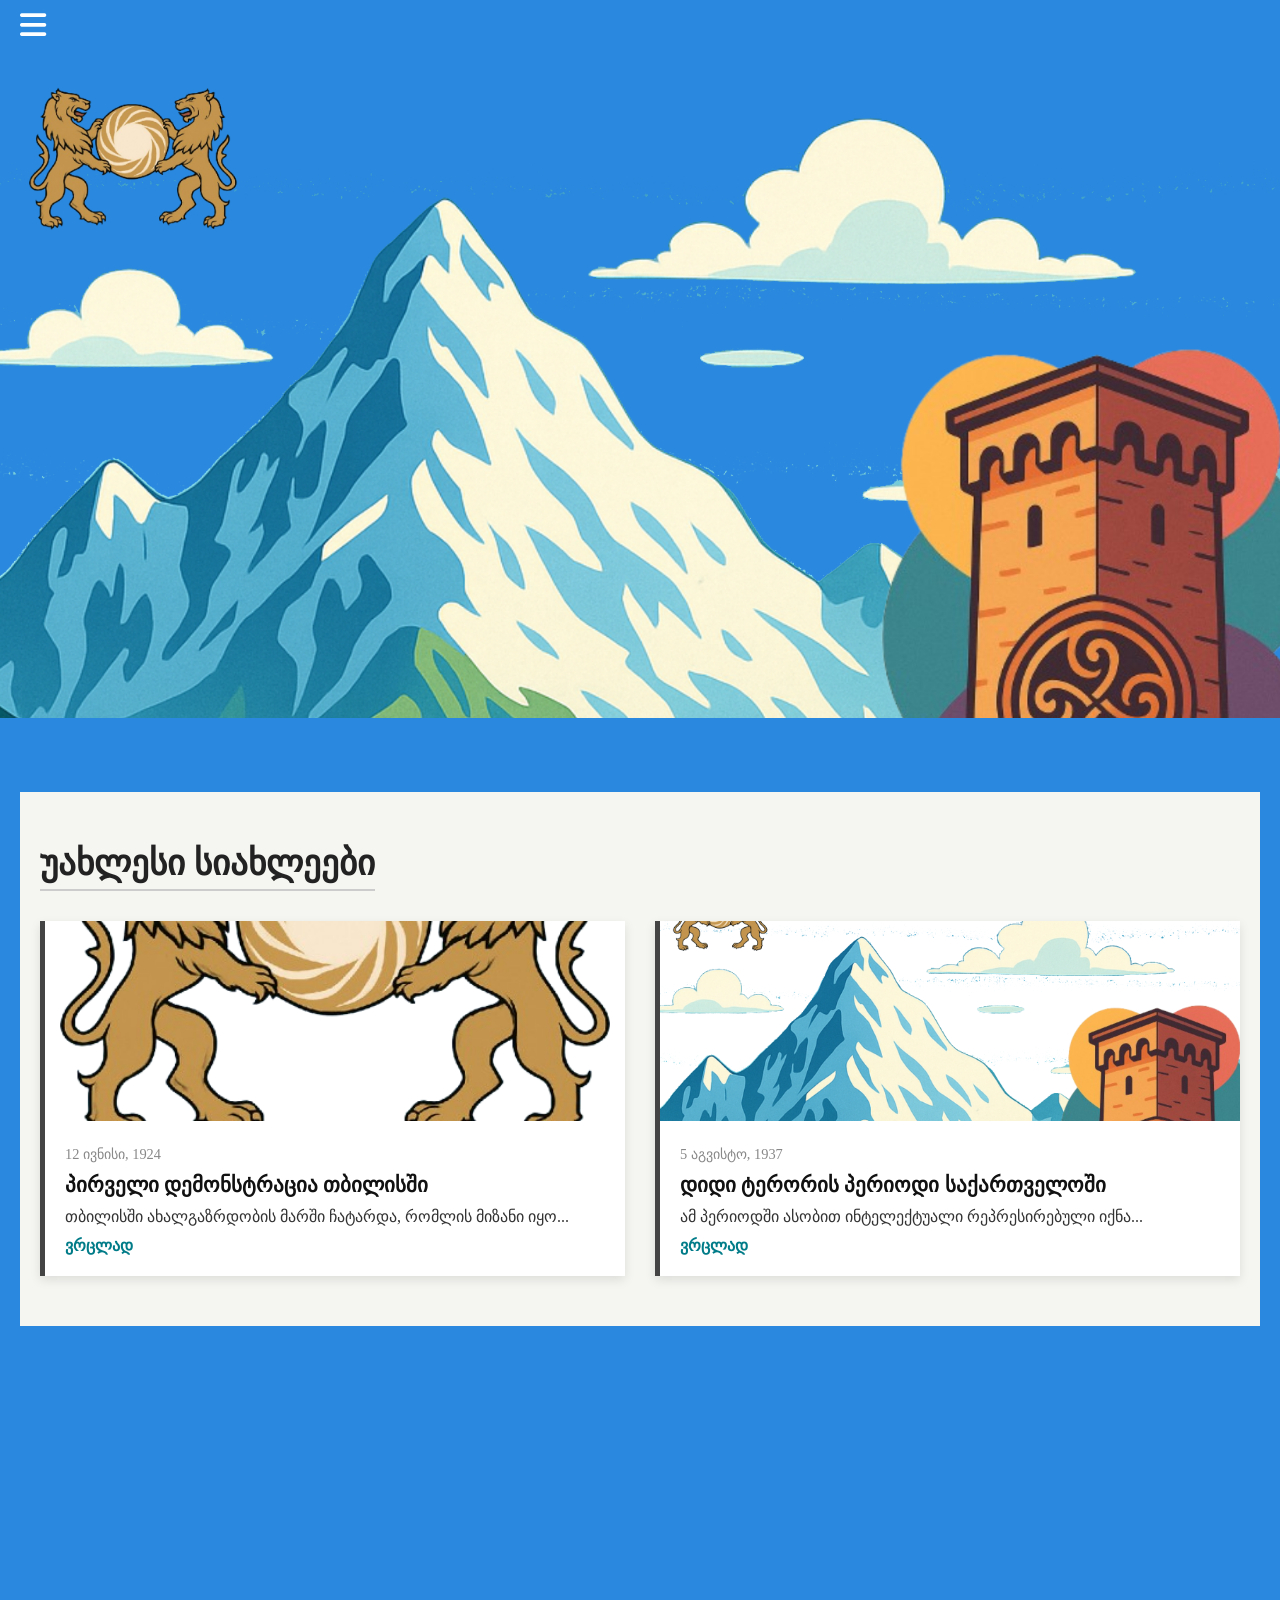
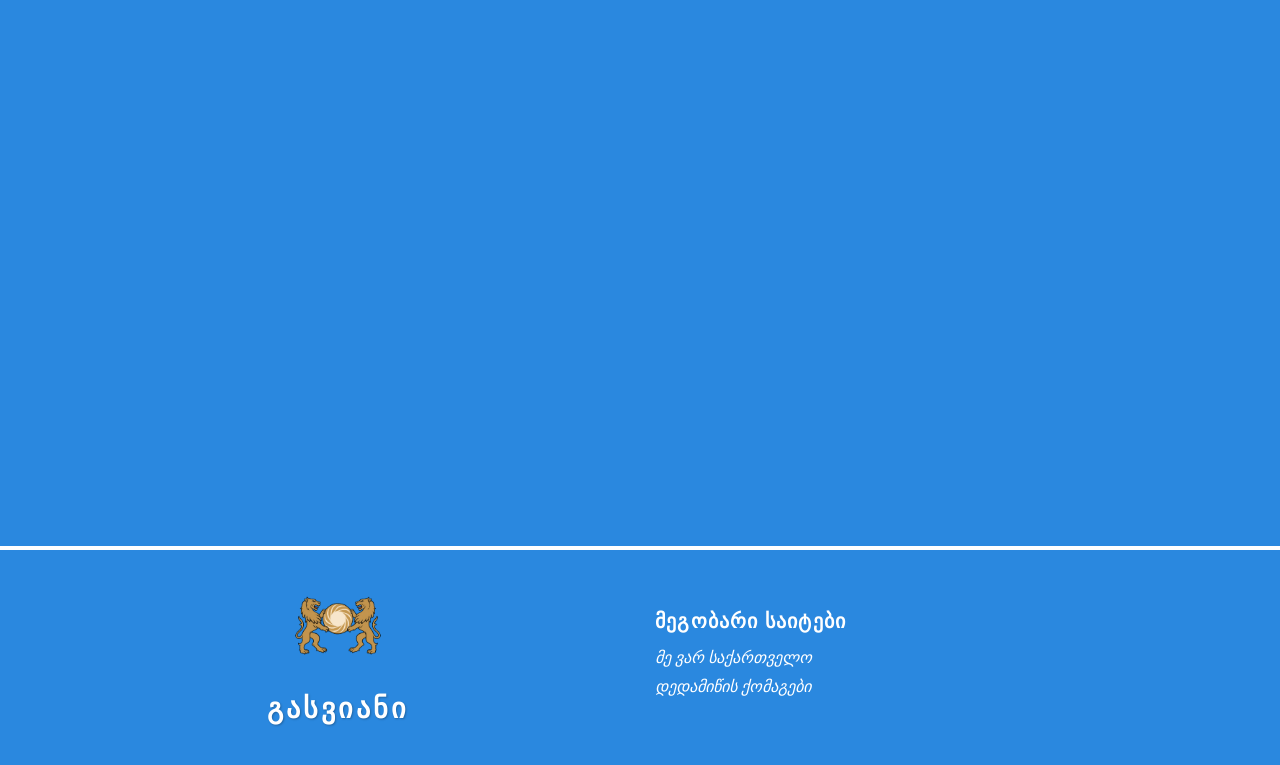
<file: index.html>
<!DOCTYPE html>
<html lang="en">

<head>
    <meta property="og:title" content="დროის ექო">
    <meta property="og:description" content="ინფორმაციები გასვიანებზე">
    <meta property="og:image" content="https://drois-eqo.vercel.app/Rerbi.png">
    <meta property="og:url" content="https://drois-eqo.vercel.app/">
    <meta property="og:type" content="website">

    <meta charset="UTF-8">
    <script src="./js/bool.js" defer></script>
    <script src="./func.js" defer></script>
    <link rel="stylesheet" href="./disain.css">
    <link rel="stylesheet" href="./bool.css">
    <link rel="stylesheet" href="https://cdnjs.cloudflare.com/ajax/libs/font-awesome/6.5.0/css/all.min.css">
    <meta name="viewport" content="width=device-width, initial-scale=1.0">
    <link rel="shortcut icon" type="x-icon" href="img/logo (2).png">
    <link rel="stylesheet" href="https://cdnjs.cloudflare.com/ajax/libs/font-awesome/6.0.0/css/all.min.css" />
    <link rel="stylesheet" href="https://cdnjs.cloudflare.com/ajax/libs/font-awesome/6.5.0/css/all.min.css">
    <title>დროის ექო</title>
</head>

<body>

    <!--nav-->
    <nav>
        <!-- Burger Icon -->
        <div class="burger">
            <i class="fas fa-bars" onclick="toggleMenu()"></i>
        </div>

        <!-- Sliding Menu -->
        <div class="menu" id="sideMenu">
            <ul>
                <a class="a" href="./index.html">
                    <li><i class="fas fa-home"></i>მთავარი</li>
                </a>
                <a class="a" href="./galeria/index.html">
                    <li><i class="fas fa-image"></i>ფოტო გალერეა</li>
                </a>
                <a class="a" href="./galeria2/index.html">
                    <li><i class="fas fa-video"></i>ვიდეო გალერეა</li>
                </a>
                <a class="a" href="./info/index.html">
                    <li><i class="fas fa-info-circle"></i>ინფორმაცია</li>
                </a>
                <a class="a" href="./contact/index.html">
                    <li><i class="fas fa-envelope"></i>კონტაცტები</li>
                </a>
                <a class="a" href="./donate/index.html">
                    <li><i class="fas fa-hand-holding-heart"></i>მხარი დაიჭირე საიტს</li>
                </a>
            </ul>
        </div>
    </nav>

    <!--baneri-->
    <header id="banner">
        <img class="baner" src="img/baneri.png" alt="ბანერი">
    </header>

    <section class="news-section">
        <h2 class="section-title">უახლესი სიახლეები</h2>
        <div class="news-container">

            <div class="news-card">
                <img src="./img/Rerbi.png" alt="სიახლე 1">
                <div class="news-content">
                    <span class="news-date">12 ივნისი, 1924</span>
                    <h3>პირველი დემონსტრაცია თბილისში</h3>
                    <p>თბილისში ახალგაზრდობის მარში ჩატარდა, რომლის მიზანი იყო...</p>
                    <a href="#" class="read-more">ვრცლად</a>
                </div>
            </div>

            <div class="news-card">
                <img src="./img/baneri.png" alt="სიახლე 2">
                <div class="news-content">
                    <span class="news-date">5 აგვისტო, 1937</span>
                    <h3>დიდი ტერორის პერიოდი საქართველოში</h3>
                    <p>ამ პერიოდში ასობით ინტელექტუალი რეპრესირებული იქნა...</p>
                    <a href="#" class="read-more">ვრცლად</a>
                </div>
            </div>

            <!-- სხვა სიახლეები... -->

        </div>
    </section>

    <div style="text-align: center;" class="mpcon">
        <iframe class="map"
            src="https://www.google.com/maps/embed?pb=!1m18!1m12!1m3!1d46688.975526754715!2d43.04687974999999!3d42.9980507!2m3!1f0!2f0!3f0!3m2!1i1024!2i768!4f13.1!3m3!1m2!1s0x405bc905f79249b1%3A0xcc20e4fe430ffdc9!2z4YOb4YOn4YOY4YOc4YOV4YOQ4YOg4YOYIOGDruGDkOGDmuGDk-GDlA!5e0!3m2!1ska!2sge!4v1751457945761!5m2!1ska!2sge"
            width="600" height="450" style="border:0; display: inline-block;" allowfullscreen="" loading="lazy"
            referrerpolicy="no-referrer-when-downgrade">
        </iframe>
    </div>


    <!--footer-->
    <footer class="footer">
        <div class="footer-content">
            <div class="logo-section">
                <img src="./img/Rerbi.png" alt="გასვიანის გერბი" class="crest" />
                <div class="family-name">გასვიანი</div>
            </div>
            <div class="friends-links">
                <h4>მეგობარი საიტები</h4>
                <ul>
                    <li><a href="https://me-var-saqartvelo.vercel.app/" target="_blank">მე ვარ საქართველო</a></li>
                    <li><a href="https://dedamiwis-qomagebi.vercel.app/" target="_blank">დედამიწის ქომაგები</a></li>
                </ul>
            </div>
        </div>
    </footer>

</body>

</html>
</file>
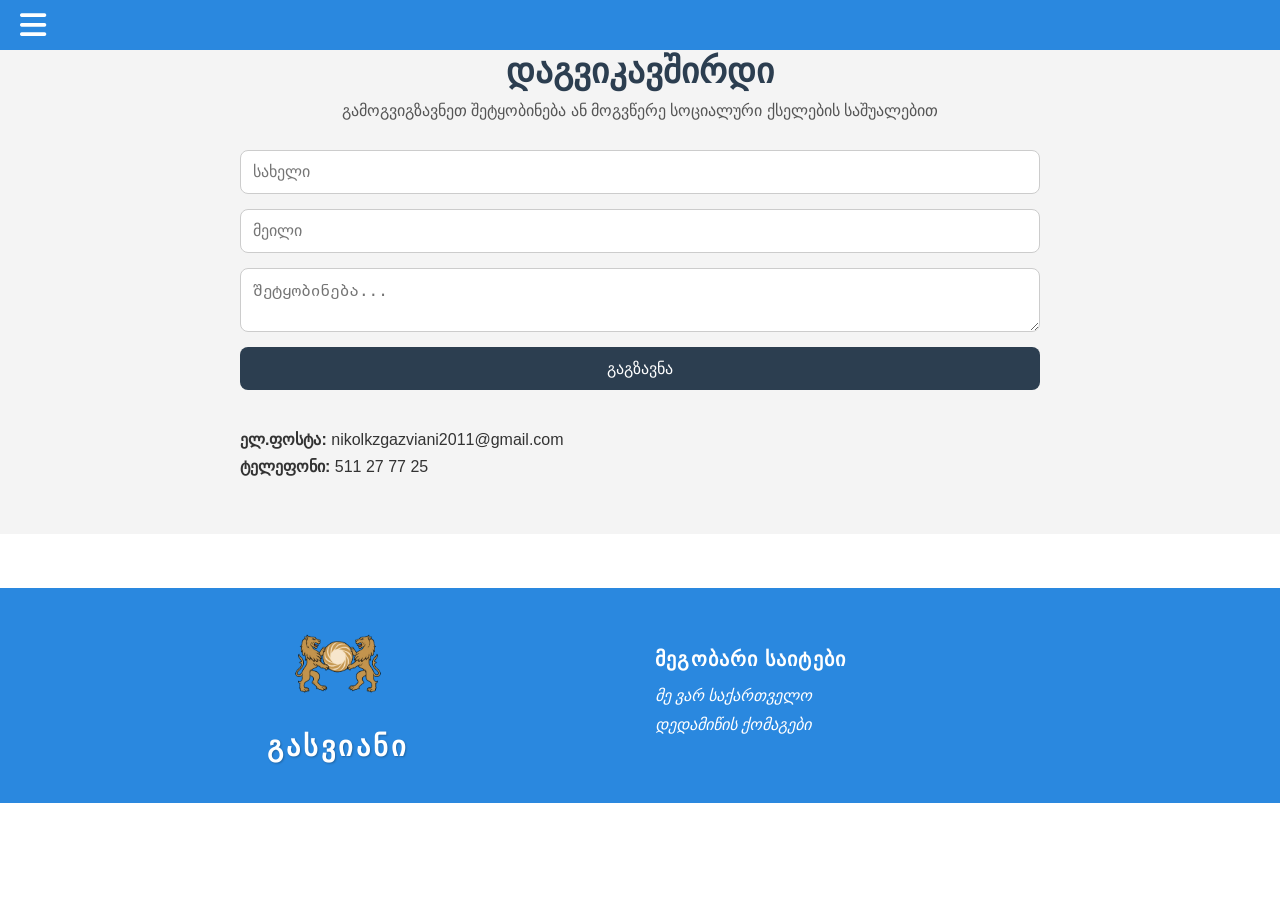
<file: contact/index.html>
<!DOCTYPE html>
<html lang="en">

<head>
    <meta charset="UTF-8">
    <script src="../func.js"></script>
    <link rel="stylesheet" href="../disain.css">
    <link rel="stylesheet" href="https://cdnjs.cloudflare.com/ajax/libs/font-awesome/6.5.0/css/all.min.css">
    <meta name="viewport" content="width=device-width, initial-scale=1.0">
    <link rel="shortcut icon" type="x-icon" href="../img/logo (2).png">
    <link rel="stylesheet" href="https://cdnjs.cloudflare.com/ajax/libs/font-awesome/6.0.0/css/all.min.css" />
    <title>დროის ექო</title>
</head>

<body>

    <!--nav-->
    <nav>
        <!-- Burger Icon -->
        <div class="burger" onclick="toggleMenu()">
            <i class="fas fa-bars"></i>
        </div>

        <!-- Sliding Menu -->
        <div class="menu" id="sideMenu">
            <ul>
                <a class="a" href="../index.html">
                    <li><i class="fas fa-home"></i>მთავარი</li>
                </a>
                <a class="a" href="../galeria/index.html">
                    <li><i class="fas fa-image"></i>ფოტო გალერეა</li>
                </a>
                <a class="a" href="../galeria2/index.html">
                    <li><i class="fas fa-video"></i>ვიდეო გალერეა</li>
                </a>
                <a class="a" href="../info/index.html">
                    <li><i class="fas fa-info-circle"></i>ინფორმაცია</li>
                </a>
                <a class="a" href="../contact/index.html">
                    <li><i class="fas fa-envelope"></i>კონტაცტები</li>
                </a>
                <a class="a" href="../donate/index.html">
                    <li><i class="fas fa-hand-holding-heart"></i>მხარი დაიჭირე საიტს</li>
                </a>
            </ul>
        </div>
    </nav>

    <section class="contact-section">
        <div class="container">
            <h2>დაგვიკავშირდი</h2>
            <p>გამოგვიგზავნეთ შეტყობინება ან მოგვწერე სოციალური ქსელების საშუალებით</p>

            <form class="contact-form" action="https://formspree.io/f/xvgrygyw" method="POST">
                <input type="text" name="name" placeholder="სახელი" required>
                <input type="email" name="email" placeholder="მეილი" required>
                <textarea name="message" placeholder="შეტყობინება..." required></textarea>
                <button type="submit">გაგზავნა</button>
            </form>


            <div class="contact-info">
                <p><strong>ელ.ფოსტა:</strong> nikolkzgazviani2011@gmail.com</p>
                <p><strong>ტელეფონი:</strong> 511 27 77 25</p>
            </div>
        </div>
    </section>

    <!--footer-->
    <footer class="footer">
        <div class="footer-content">
            <div class="logo-section">
                <img src="../img/Rerbi.png" alt="გასვიანის გერბი" class="crest" />
                <div class="family-name">გასვიანი</div>
            </div>
            <div class="friends-links">
                <h4>მეგობარი საიტები</h4>
                <ul>
                    <li><a href="https://me-var-saqartvelo.vercel.app/" target="_blank">მე ვარ საქართველო</a></li>
                    <li><a href="https://dedamiwis-qomagebi.vercel.app/" target="_blank">დედამიწის ქომაგები</a></li>
                </ul>
            </div>
        </div>
    </footer>
</body>

</html>
</file>
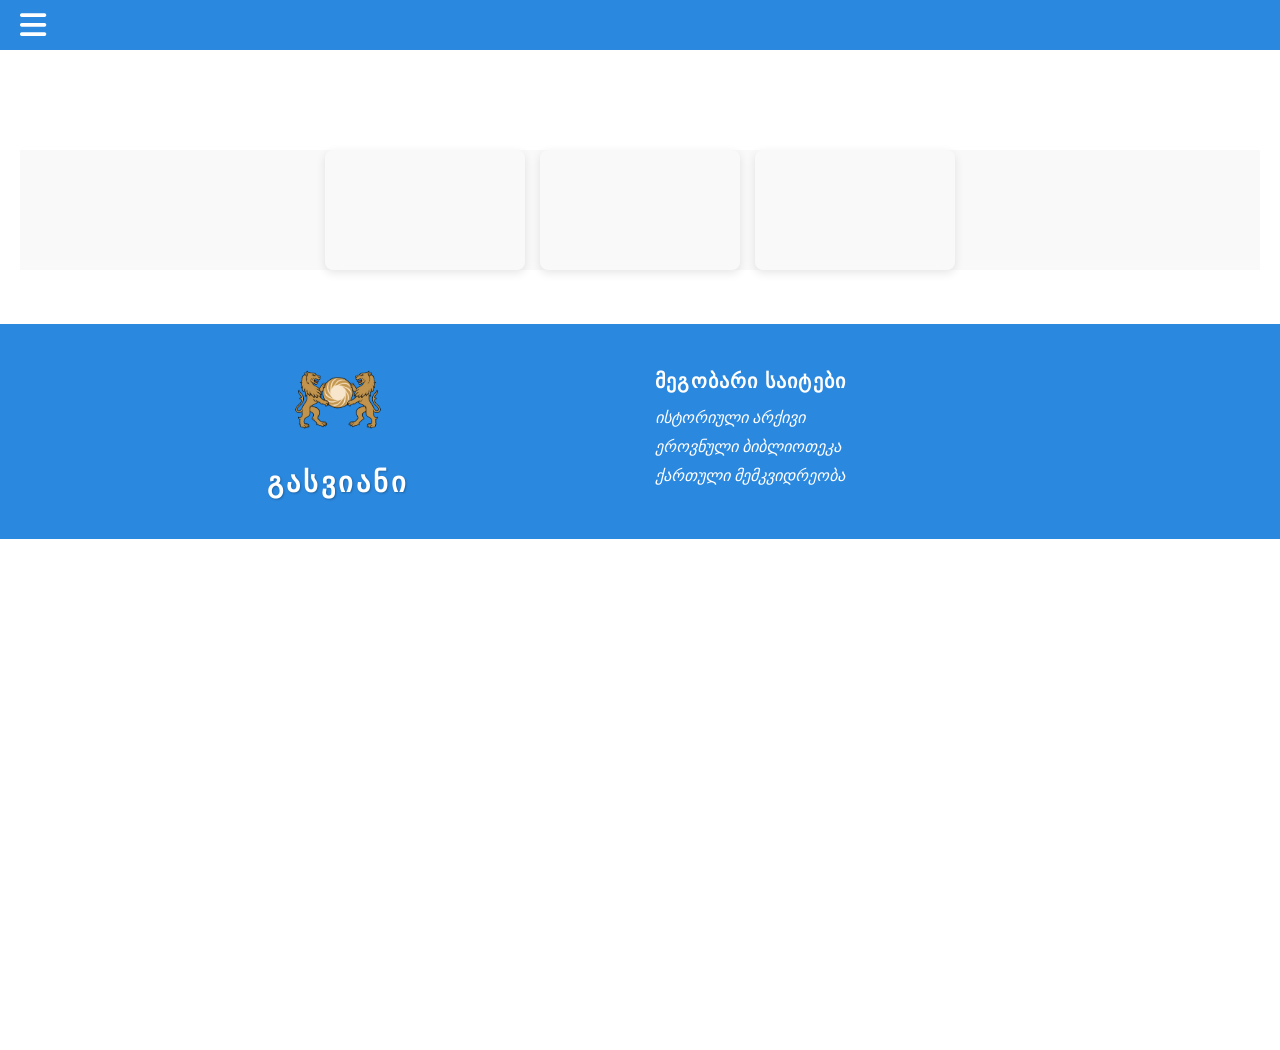
<file: galeria2/index.html>
<!DOCTYPE html>
<html lang="en">

<head>
    <meta charset="UTF-8">
    <script src="../js/galeri2.js" defer></script>
    <script src="../func.js" defer></script>
    <link rel="stylesheet" href="../disain.css">
    <link rel="stylesheet" href="https://cdnjs.cloudflare.com/ajax/libs/font-awesome/6.5.0/css/all.min.css">
    <meta name="viewport" content="width=device-width, initial-scale=1.0">
    <link rel="shortcut icon" type="x-icon" href="../img/logo (2).png">
    <link rel="stylesheet" href="https://cdnjs.cloudflare.com/ajax/libs/font-awesome/6.0.0/css/all.min.css" />
    <title>დროის ექო</title>
</head>

<body>

    <!--nav-->
    <nav>
        <!-- Burger Icon -->
        <div class="burger">
            <i class="fas fa-bars" onclick="toggleMenu()"></i>
        </div>


        <!-- Sliding Menu -->
        <div class="menu" id="sideMenu">
            <ul>
                <a class="a" href="../index.html">
                    <li><i class="fas fa-home"></i>მთავარი</li>
                </a>
                <a class="a" href="../galeria/index.html">
                    <li><i class="fas fa-image"></i>ფოტო გალერეა</li>
                </a>
                <a class="a" href="../galeria2/index.html">
                    <li><i class="fas fa-video"></i>ვიდეო გალერეა</li>
                </a>
                <a class="a" href="../info/index.html">
                    <li><i class="fas fa-info-circle"></i>ინფორმაცია</li>
                </a>
                <a class="a" href="../contact/index.html">
                    <li><i class="fas fa-envelope"></i>კონტაცტები</li>
                </a>
                <a class="a" href="../donate/index.html">
                    <li><i class="fas fa-hand-holding-heart"></i>მხარი დაიჭირე საიტს</li>
                </a>
            </ul>
        </div>
    </nav>

    <div class="video-gallery">
        <video class="video-thumb" src="https://interactive-examples.mdn.mozilla.net/media/cc0-videos/flower.webm" muted
            preload="metadata"
            poster="https://peach.blender.org/wp-content/uploads/title_anouncement.jpg?x11217"></video>
        <video class="video-thumb" src="https://interactive-examples.mdn.mozilla.net/media/cc0-videos/bee.webm" muted
            preload="metadata"
            poster="https://upload.wikimedia.org/wikipedia/commons/thumb/7/7b/Black_and_Yellow_Bumblebee_in_North_Carolina.jpg/320px-Black_and_Yellow_Bumblebee_in_North_Carolina.jpg"></video>
        <video class="video-thumb" src="https://interactive-examples.mdn.mozilla.net/media/cc0-videos/tank.webm" muted
            preload="metadata"
            poster="https://upload.wikimedia.org/wikipedia/commons/3/35/M1A1_Abrams_Tank_2001.jpg"></video>
    </div>

    <div id="video-popup">
        <span id="popup-close">&times;</span>
        <video controls autoplay></video>
    </div>

    <!--footer-->
    <footer class="footer">
        <div class="footer-content">
            <div class="logo-section">
                <img src="../img/Rerbi.png" alt="გასვიანის გერბი" class="crest" />
                <div class="family-name">გასვიანი</div>
            </div>
            <div class="friends-links">
                <h4>მეგობარი საიტები</h4>
                <ul>
                    <li><a href="#">ისტორიული არქივი</a></li>
                    <li><a href="#">ეროვნული ბიბლიოთეკა</a></li>
                    <li><a href="#">ქართული მემკვიდრეობა</a></li>
                </ul>
            </div>
        </div>
    </footer>
</body>

</html>
</file>
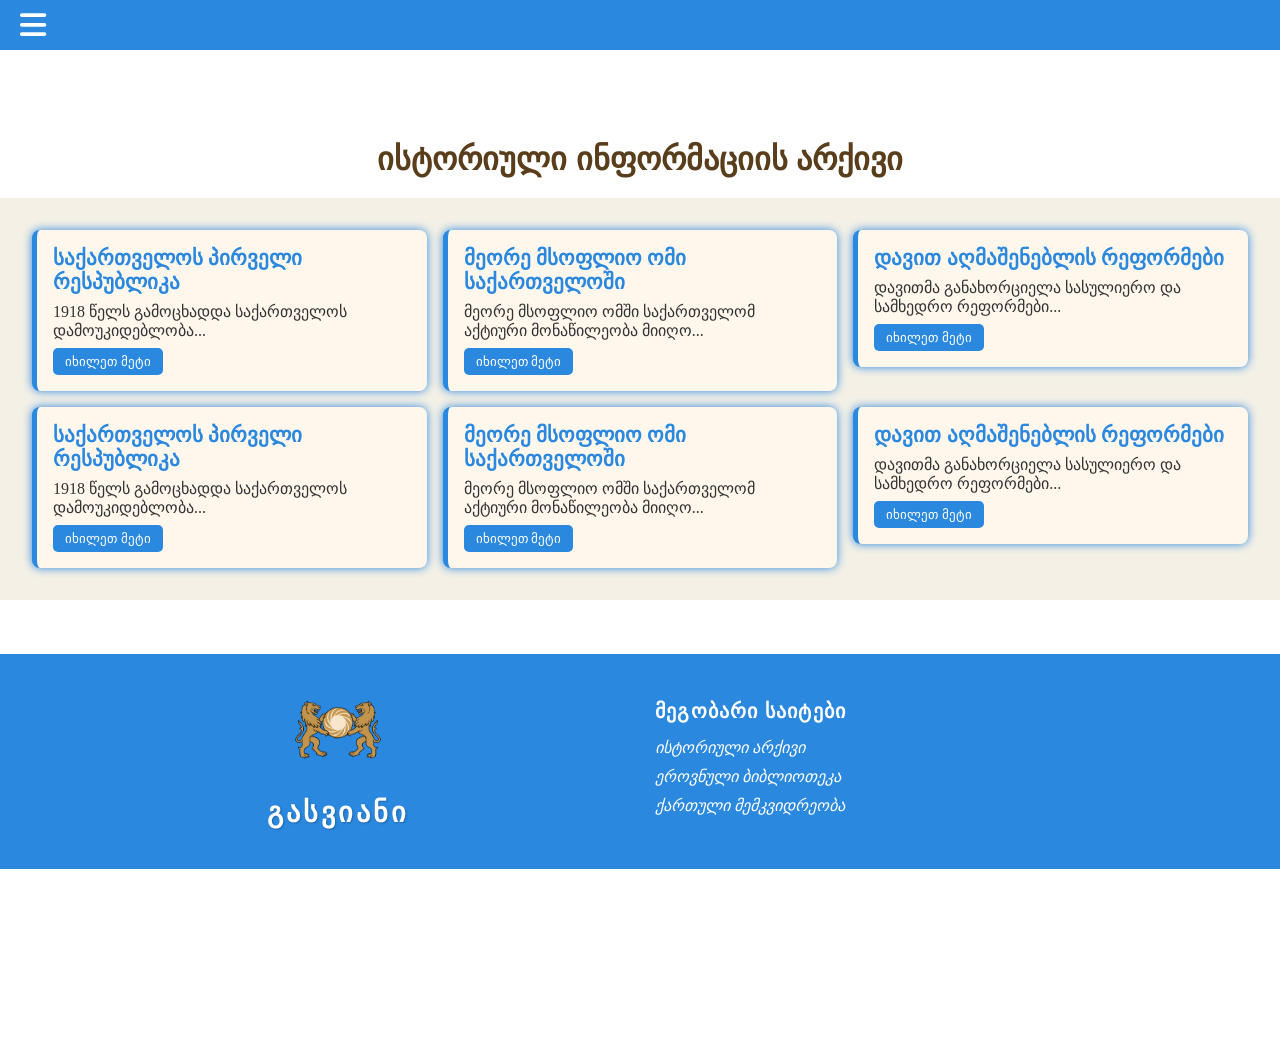
<file: info/index.html>
<!DOCTYPE html>
<html lang="en">

<head>
    <meta charset="UTF-8">
    <script src="../func.js"></script>
    <link rel="stylesheet" href="../disain.css">
    <link rel="stylesheet" href="https://cdnjs.cloudflare.com/ajax/libs/font-awesome/6.5.0/css/all.min.css">
    <meta name="viewport" content="width=device-width, initial-scale=1.0">
    <link rel="shortcut icon" type="x-icon" href="img/logo (2).png">
    <link rel="stylesheet" href="https://cdnjs.cloudflare.com/ajax/libs/font-awesome/6.0.0/css/all.min.css" />
    <title>დროის ექო</title>
</head>

<body>

    <!--nav-->
    <nav>
        <!-- Burger Icon -->
        <div class="burger" onclick="toggleMenu()">
            <i class="fas fa-bars"></i>
        </div>

        <!-- Sliding Menu -->
        <div class="menu" id="sideMenu">
            <ul>
                <a class="a" href="../index.html">
                    <li><i class="fas fa-home"></i>მთავარი</li>
                </a>
                <a class="a" href="../galeria/index.html">
                    <li><i class="fas fa-image"></i>ფოტო გალერეა</li>
                </a>
                <a class="a" href="../galeria2/index.html">
                    <li><i class="fas fa-video"></i>ვიდეო გალერეა</li>
                </a>
                <a class="a" href="../info/index.html">
                    <li><i class="fas fa-info-circle"></i>ინფორმაცია</li>
                </a>
                <a class="a" href="../contact/index.html">
                    <li><i class="fas fa-envelope"></i>კონტაცტები</li>
                </a>
                <a class="a" href="../donate/index.html">
                    <li><i class="fas fa-hand-holding-heart"></i>მხარი დაიჭირე საიტს</li>
                </a>
            </ul>
        </div>
    </nav>

    <h2 class="infsa">ისტორიული ინფორმაციის არქივი</h2>

    <div class="info-cards">

        <article class="info-card">
            <h3>საქართველოს პირველი რესპუბლიკა</h3>
            <p>1918 წელს გამოცხადდა საქართველოს დამოუკიდებლობა...</p>
            <button onclick="toggle('post1')">იხილეთ მეტი</button>
            <div id="post1" class="more">
                <p>26 მაისს, ეროვნული საბჭოს მიერ მიღებული აქტი გამოაცხადა საქართველოს დამოუკიდებელ დემოკრატიულ
                    რესპუბლიკად...</p>
            </div>
        </article>

        <article class="info-card">
            <h3>მეორე მსოფლიო ომი საქართველოში</h3>
            <p>მეორე მსოფლიო ომში საქართველომ აქტიური მონაწილეობა მიიღო...</p>
            <button onclick="toggle('post2')">იხილეთ მეტი</button>
            <div id="post2" class="more">
                <p>80,000-ზე მეტი ქართველი მონაწილეობდა ომში, მრავალი მათგანი დაჯილდოებული იქნა საბჭოთა კავშირის გმირის
                    ტიტულით...</p>
            </div>
        </article>

        <article class="info-card">
            <h3>დავით აღმაშენებლის რეფორმები</h3>
            <p>დავითმა განახორციელა სასულიერო და სამხედრო რეფორმები...</p>
            <button onclick="toggle('post3')">იხილეთ მეტი</button>
            <div id="post3" class="more">
                <p>მისი მმართველობისას დაფუძნდა გელათის აკადემია, აღდგა ძლიერი არმია და ჩატარდა უმნიშვნელოვანესი ბრძოლა
                    დიდგორთან...</p>
            </div>
        </article>

        <article class="info-card">
            <h3>საქართველოს პირველი რესპუბლიკა</h3>
            <p>1918 წელს გამოცხადდა საქართველოს დამოუკიდებლობა...</p>
            <button onclick="toggle('post4')">იხილეთ მეტი</button>
            <div id="post4" class="more">
                <p>26 მაისს, ეროვნული საბჭოს მიერ მიღებული აქტი გამოაცხადა საქართველოს დამოუკიდებელ დემოკრატიულ
                    რესპუბლიკად...</p>
            </div>
        </article>

        <article class="info-card">
            <h3>მეორე მსოფლიო ომი საქართველოში</h3>
            <p>მეორე მსოფლიო ომში საქართველომ აქტიური მონაწილეობა მიიღო...</p>
            <button onclick="toggle('post5')">იხილეთ მეტი</button>
            <div id="post5" class="more">
                <p>80,000-ზე მეტი ქართველი მონაწილეობდა ომში, მრავალი მათგანი დაჯილდოებული იქნა საბჭოთა კავშირის გმირის
                    ტიტულით...</p>
            </div>
        </article>

        <article class="info-card">
            <h3>დავით აღმაშენებლის რეფორმები</h3>
            <p>დავითმა განახორციელა სასულიერო და სამხედრო რეფორმები...</p>
            <button onclick="toggle('post6')">იხილეთ მეტი</button>
            <div id="post6" class="more">
                <p>მისი მმართველობისას დაფუძნდა გელათის აკადემია, აღდგა ძლიერი არმია და ჩატარდა უმნიშვნელოვანესი ბრძოლა
                    დიდგორთან...</p>
            </div>
        </article>
    </div>

    <!--footer-->
    <footer class="footer">
        <div class="footer-content">
            <div class="logo-section">
                <img src="../img/Rerbi.png" alt="გასვიანის გერბი" class="crest" />
                <div class="family-name">გასვიანი</div>
            </div>
            <div class="friends-links">
                <h4>მეგობარი საიტები</h4>
                <ul>
                    <li><a href="#">ისტორიული არქივი</a></li>
                    <li><a href="#">ეროვნული ბიბლიოთეკა</a></li>
                    <li><a href="#">ქართული მემკვიდრეობა</a></li>
                </ul>
            </div>
        </div>
    </footer>
</body>

</html>
</file>
<file: disain.css>
body,
html {
  height: 100%;
  margin: 0;
}

body {
  transition: background-color 0.4s ease;
  margin: 0;
  font-family: Arial, sans-serif;
  /* ცისფერი */
}

body.scrolled {
  background-color: white;
}

* {
  margin: 0;
  padding: 0;
}

/*baneri*/
.baner {
  margin-top: 50px;
  width: 100%;
}

/*nav*/
.a {
  text-decoration: none;
  color: white;
}

/* Burger Button */
.burger {
  font-size: 30px;
  cursor: pointer;
  width: 100%;
  height: 50px;
  background-color: rgb(42, 136, 223);
  /* შეგიძლია შეცვალო */
  color: white;
  display: flex;
  align-items: center;
  padding-left: 20px;
  position: fixed;
  top: 0;
  left: 0;
  z-index: 1001;
}

/* Menu Styling */
.menu {
  margin-top: -20px;
  position: fixed;
  top: 0;
  left: -260px;
  height: 100vh;
  width: 260px;
  background: rgb(42, 136, 223);
  transition: left 0.3s ease;
  padding-top: 80px;
  z-index: 1000;
}

.menu.active {
  left: 0;
}

.menu ul {
  padding: 0;
  margin: 0;
}

.menu li {
  list-style: none;
  padding: 15px 20px;

  display: flex;
  align-items: center;
  transition: background 0.3s;
  cursor: pointer;
}

.menu li:hover {
  background: rgb(7, 77, 142);
}

.menu li i {
  margin-right: 15px;
}


/*footer*/
.footer {
  margin-top: 50px;
  background-color: rgb(42, 136, 223);
  color: white;
  padding: 40px 50px;
  font-family: "Georgia", serif;
  border-top: 4px solid white;
}

.footer-content {
  display: flex;
  justify-content: space-between;
  align-items: center;
  flex-wrap: wrap;
  gap: 30px;
}

.logo-section {
  display: flex;
  flex-direction: column;
  align-items: center;
  gap: 12px;
  flex: 1 1 220px;
}

.crest {
  width: 90px;
}

.family-name {
  font-size: 28px;
  font-weight: 700;
  letter-spacing: 3px;
  text-transform: uppercase;
  color: white;
  text-shadow: 1px 1px 2px rgba(0, 0, 0, 0.25);
}

.friends-links {
  flex: 1 1 220px;
}

.friends-links h4 {
  font-size: 20px;
  margin-bottom: 15px;
  font-weight: 600;
  letter-spacing: 1.2px;
  text-transform: uppercase;
  color: white;
}

.friends-links ul {
  list-style: none;
  padding: 0;
  margin: 0;
}

.friends-links li {
  margin-bottom: 10px;
}

.friends-links a {
  color: rgb(255, 255, 255);
  text-decoration: none;
  font-style: italic;
  font-size: 16px;
  border-bottom: 1px solid transparent;
  transition: border-color 0.3s ease;
}

.friends-links a:hover,
.friends-links a:focus {
  border-color: white;
  color: #cce5ff;
}

/*დონატელო*/
.wesdeba {
  margin: 80px;
}

.center-wrapper {
  display: flex;
  justify-content: center;
  /* ჰორიზონტალურად */
}

.modern-button {
  margin-top: 100px;
  padding: 12px 24px;
  background-color: rgb(42, 136, 223);
  color: white;
  border: none;
  border-radius: 8px;
  font-size: 16px;
  cursor: pointer;
  transition: background-color 0.3s ease, transform 0.2s ease;
  box-shadow: 0 4px 8px rgba(0, 0, 0, 0.2);
}

.modern-button:hover {
  background-color: rgb(7, 77, 142);
  transform: scale(1.05);
}

.modern-button:active {
  transform: scale(0.98);
}

/*siaxle*/
/* სიახლეების სტილი */
.news-section {
  margin: 20px;
  margin-top: 70px;
  background-color: #f5f5f2;
  padding: 50px 20px;
  font-family: 'Georgia', serif;
}

.section-title {
  text-align: center;
  font-size: 2.2rem;
  color: #222;
  margin-bottom: 30px;
  border-bottom: 2px solid #ccc;
  display: inline-block;
  padding-bottom: 5px;
}

.news-container {
  display: grid;
  grid-template-columns: repeat(auto-fit, minmax(300px, 1fr));
  gap: 30px;
}

.news-card {
  background-color: #fff;
  box-shadow: 0 4px 10px rgba(0, 0, 0, 0.1);
  border-left: 5px solid #444;
  transition: transform 0.3s ease;
}

.news-card:hover {
  transform: translateY(-5px);
}

.news-card img {
  width: 100%;
  height: 200px;
  object-fit: cover;
}

.news-content {
  padding: 20px;
}

.news-date {
  font-size: 0.9rem;
  color: #888;
}

.news-content h3 {
  margin: 10px 0;
  color: #111;
  font-size: 1.3rem;
}

.news-content p {
  color: #333;
  font-size: 1rem;
}

.read-more {
  display: inline-block;
  margin-top: 10px;
  color: #007b88;
  text-decoration: none;
  font-weight: bold;
  border-bottom: 1px solid transparent;
  transition: border 0.3s;
}

.read-more:hover {
  border-color: #007b88;
}

/*ruka*/
.mpcon {
  margin: 50px;
  width: 80%;
  height: 80%;
}

.map {
  width: 70%;
  height: 70%;
  margin-left: 10%;
  justify-items: center;
}

/*info*/
h2 {
  text-align: center;
  font-size: 2rem;
  color: #5a3e1b;
  margin-bottom: 1.5rem;
}

.infsa {
  margin: 20px;
  margin-top: 140px;
}

.info-cards {
  padding: 2rem;
  background: #f4f0e6;
  font-family: "Noto Serif Georgian", serif;
  display: grid;
  grid-template-columns: repeat(auto-fit, minmax(300px, 1fr));
  gap: 1rem;
    align-items: start;
  align-items: start;
  grid-auto-rows: min-content;
}

.info-card {
  background: #fff7ec;
  border-left: 5px solid rgb(42, 136, 223);
  padding: 1rem;
  border-radius: 8px;
  box-shadow: 0 0 10px rgb(42, 136, 223);
  position: relative;
}

.info-card h3 {
  font-size: 1.3rem;
  margin-bottom: 0.5rem;
  color: rgb(42, 136, 223);
}

.info-card p {
  font-size: 1rem;
  color: #333;
}

.more {
  display: none;
  margin-top: 0.5rem;
  color: #555;
}

.info-card button {
  background-color: rgb(42, 136, 223);
  color: #fff;
  border: none;
  padding: 6px 12px;
  border-radius: 5px;
  cursor: pointer;
  margin-top: 0.5rem;
  transition: background 0.3s;
}

.info-card button:hover {
  background-color: rgb(7, 77, 142);
}

.more {
  display: none;
}

.more.show {
  display: block;
}
/*galerea*/
.gallery {
    display: flex;
    flex-wrap: wrap;
    gap: 15px;
    justify-content: center;
    font-family: Arial, sans-serif;
    background: #f9f9f9;
    margin: 20px;
    margin-top: 150px;
  }
  .gallery img {
    width: 200px;
    height: 130px;
    object-fit: cover;
    border-radius: 8px;
    cursor: pointer;
    box-shadow: 0 3px 10px rgba(0,0,0,0.1);
    transition: transform 0.2s ease;
  }
  .gallery img:hover {
    transform: scale(1.05);
  }
  /* ლაითბოქსი */
  #lightbox {
    display: none;
    position: fixed;
    top:0; left:0;
    width: 100vw;
    height: 100vh;
    background: rgba(0,0,0,0.85);
    justify-content: center;
    align-items: center;
    z-index: 1000;
  }
  #lightbox img {
    max-width: 90vw;
    max-height: 90vh;
    border-radius: 10px;
    box-shadow: 0 0 30px white;
  }

/*ვიდეო*/
.video-gallery {
    display: flex;
    flex-wrap: wrap;
    gap: 15px;
    justify-content: center;
     font-family: Arial, sans-serif;
    margin: 20px;
    margin-top: 150px;
    background: #f9f9f9;
  }
  .video-thumb {
    width: 200px;
    height: 120px;
    border-radius: 8px;
    cursor: pointer;
    box-shadow: 0 3px 10px rgba(0,0,0,0.1);
    object-fit: cover;
  }
  .video-thumb:hover {
    transform: scale(1.05);
    transition: transform 0.2s ease;
  }
  /* ფულსკრინის ვიდეო */
  #video-popup {
    display: none;
    position: fixed;
    top:0; left:0;
    width: 100vw;
    height: 100vh;
    background: rgba(0,0,0,0.85);
    justify-content: center;
    align-items: center;
    z-index: 10000;
  }
  #video-popup video {
    max-width: 90vw;
    max-height: 90vh;
    border-radius: 10px;
    box-shadow: 0 0 30px white;
  }
  #popup-close {
    position: fixed;
    top: 20px;
    right: 30px;
    font-size: 30px;
    color: white;
    cursor: pointer;
    user-select: none;
    z-index: 10001;
  }

  /*kontaqt*/
  .contact-section {
  padding: 50px 20px;
  background: #f4f4f4;
  text-align: center;
}

.contact-section .container {
  max-width: 800px;
  margin: 0 auto;
}

.contact-section h2 {
  font-size: 2.2rem;
  color: #2c3e50;
  margin-bottom: 10px;
}

.contact-section p {
  font-size: 1rem;
  color: #555;
  margin-bottom: 30px;
}

.contact-form {
  display: flex;
  flex-direction: column;
  gap: 15px;
}

.contact-form input,
.contact-form textarea {
  padding: 12px;
  font-size: 1rem;
  border: 1px solid #ccc;
  border-radius: 8px;
  resize: vertical;
}

.contact-form button {
  padding: 12px;
  font-size: 1rem;
  background: #2c3e50;
  color: white;
  border: none;
  border-radius: 8px;
  cursor: pointer;
  transition: background 0.3s ease;
}

.contact-form button:hover {
  background: #1a252f;
}

.contact-info {
  margin-top: 40px;
  text-align: left;
}

.contact-info p {
  margin: 8px 0;
  font-size: 1rem;
  color: #333;
}
</file>
<file: bool.css>
body {
    background-color: rgb(42, 136, 223);
}
</file>
